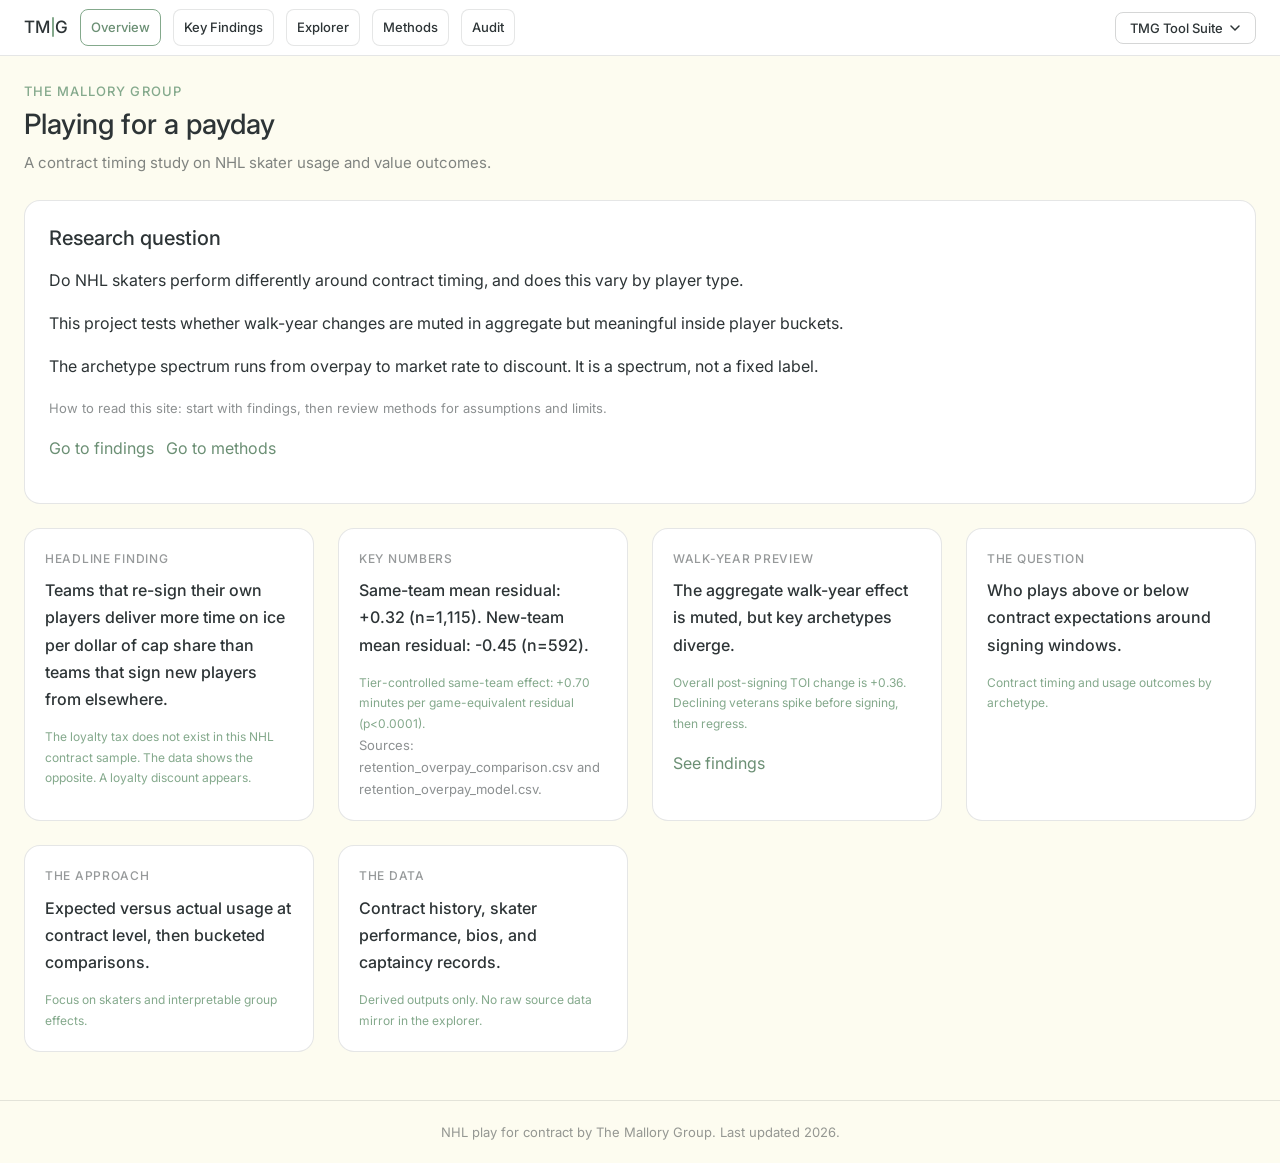
<file: dashboard/src/index.html>
<!doctype html>
<html lang="en">
<head>
  <meta charset="utf-8">
  <meta name="viewport" content="width=device-width, initial-scale=1">
  <title>NHL play for contract</title>
  <link rel="preconnect" href="https://fonts.googleapis.com">
  <link href="https://fonts.googleapis.com/css2?family=Inter:wght@400;500&display=swap" rel="stylesheet">
  <link rel="stylesheet" href="./tmg.css">
  <link rel="stylesheet" href="./site.css">
</head>
<body>
  <nav class="tmg-nav" role="banner" aria-label="The Mallory Group site navigation">
    <div class="tmg-logo" aria-label="The Mallory Group">
      <span>TM</span>
      <div class="tmg-logo-divider" aria-hidden="true"></div>
      <span>G</span>
    </div>
    <nav class="tmg-page-links" aria-label="Site pages">
      <a class="tmg-page-link" href="./index.html" aria-current="page">Overview</a>
      <a class="tmg-page-link" href="./findings.html">Key Findings</a>
      <a class="tmg-page-link" href="./explorer.html">Explorer</a>
      <a class="tmg-page-link" href="./methods.html">Methods</a>
      <a class="tmg-page-link" href="./audit.html">Audit</a>
    </nav>
    <div class="tmg-dropdown-wrap">
      <button class="tmg-dropdown-btn" id="tmgDdBtn" aria-haspopup="true" aria-expanded="false" aria-controls="tmgDdMenu">
        TMG Tool Suite
        <svg class="tmg-chevron" viewBox="0 0 12 12" fill="none" width="12" height="12" aria-hidden="true">
          <path d="M2 4l4 4 4-4" stroke="currentColor" stroke-width="1.5" stroke-linecap="round"></path>
        </svg>
      </button>
      <div class="tmg-dropdown-menu" id="tmgDdMenu" role="menu">
        <a href="https://rmallorybpc.github.io/pdf-multi-agent-analysis/" target="_blank" rel="noreferrer" role="menuitem">PDF Multi-Agent Analysis</a>
        <a href="https://rmallorybpc.github.io/housing-market-intel/" target="_blank" rel="noreferrer" role="menuitem">Housing Market Intel</a>
        <a href="https://rmallorybpc.github.io/real-estate-report/" target="_blank" rel="noreferrer" role="menuitem">Real Estate Report</a>
        <a href="https://rmallorybpc.github.io/nflanalysis/dashboard/src/" target="_blank" rel="noreferrer" role="menuitem">NFL Analysis</a>
        <a href="https://rmallorybpc.github.io/recipes/" target="_blank" rel="noreferrer" role="menuitem">Recipe Book</a>
        <a href="https://rmallorybpc.github.io/nhl-free-agency-research/" target="_blank" rel="noreferrer" role="menuitem">NHL Free Agency Research</a>
        <a href="https://rmallorybpc.github.io/nhl-play-for-contract/" target="_blank" rel="noreferrer" role="menuitem">NHL Play for Contract</a>
        <a href="https://content-integrity-audit.pages.dev/" target="_blank" rel="noreferrer" role="menuitem">Content Integrity</a>
        <a href="https://rmallorybpc.github.io/nba-research-project/" target="_blank" rel="noreferrer" role="menuitem">NBA Supermax Research</a>
      </div>
    </div>
  </nav>

  <main class="tmg-page" aria-label="NHL play for contract overview">
    <div class="tmg-container">
      <header class="tmg-page-header">
        <p class="tmg-eyebrow">The Mallory Group</p>
        <h1 class="tmg-page-title">Playing for a payday</h1>
        <p class="tmg-page-desc">A contract timing study on NHL skater usage and value outcomes.</p>
      </header>

      <section class="tmg-bento-grid" aria-label="Overview cards">
        <article class="tmg-card-wide">
          <h2 class="tmg-h2">Research question</h2>
          <p class="tmg-body">Do NHL skaters perform differently around contract timing, and does this vary by player type.</p>
          <p class="tmg-body">This project tests whether walk-year changes are muted in aggregate but meaningful inside player buckets.</p>
          <p class="tmg-body">The archetype spectrum runs from overpay to market rate to discount. It is a spectrum, not a fixed label.</p>
          <p class="tmg-note">How to read this site: start with findings, then review methods for assumptions and limits.</p>
          <p class="tmg-inline-links">
            <a href="./findings.html">Go to findings</a>
            <a href="./methods.html">Go to methods</a>
          </p>
        </article>

        <article class="tmg-card" role="group" aria-label="Headline finding loyalty discount">
          <p class="tmg-card-label">Headline finding</p>
          <p class="tmg-card-title">Teams that re-sign their own players deliver more time on ice per dollar of cap share than teams that sign new players from elsewhere.</p>
          <p class="tmg-card-sub">The loyalty tax does not exist in this NHL contract sample. The data shows the opposite. A loyalty discount appears.</p>
        </article>

        <article class="tmg-card" role="group" aria-label="Headline support numbers">
          <p class="tmg-card-label">Key numbers</p>
          <p class="tmg-card-title">Same-team mean residual: +0.32 (n=1,115). New-team mean residual: -0.45 (n=592).</p>
          <p class="tmg-card-sub">Tier-controlled same-team effect: +0.70 minutes per game-equivalent residual (p&lt;0.0001).</p>
          <p class="tmg-note">Sources: retention_overpay_comparison.csv and retention_overpay_model.csv.</p>
        </article>

        <article class="tmg-card" role="group" aria-label="Walk-year preview">
          <p class="tmg-card-label">Walk-year preview</p>
          <p class="tmg-card-title">The aggregate walk-year effect is muted, but key archetypes diverge.</p>
          <p class="tmg-card-sub">Overall post-signing TOI change is +0.36. Declining veterans spike before signing, then regress.</p>
          <p class="tmg-inline-links"><a href="./findings.html">See findings</a></p>
        </article>

        <article class="tmg-card" role="group" aria-label="Project framing">
          <p class="tmg-card-label">The question</p>
          <p class="tmg-card-title">Who plays above or below contract expectations around signing windows.</p>
          <p class="tmg-card-sub">Contract timing and usage outcomes by archetype.</p>
        </article>

        <article class="tmg-card" role="group" aria-label="Approach framing">
          <p class="tmg-card-label">The approach</p>
          <p class="tmg-card-title">Expected versus actual usage at contract level, then bucketed comparisons.</p>
          <p class="tmg-card-sub">Focus on skaters and interpretable group effects.</p>
        </article>

        <article class="tmg-card" role="group" aria-label="Data framing">
          <p class="tmg-card-label">The data</p>
          <p class="tmg-card-title">Contract history, skater performance, bios, and captaincy records.</p>
          <p class="tmg-card-sub">Derived outputs only. No raw source data mirror in the explorer.</p>
        </article>
      </section>
    </div>
  </main>

  <footer class="tmg-footer" role="contentinfo">
    NHL play for contract by The Mallory Group. Last updated <span class="js-year">2026</span>.
  </footer>

  <script src="./site.js" defer></script>
</body>
</html>
</file>
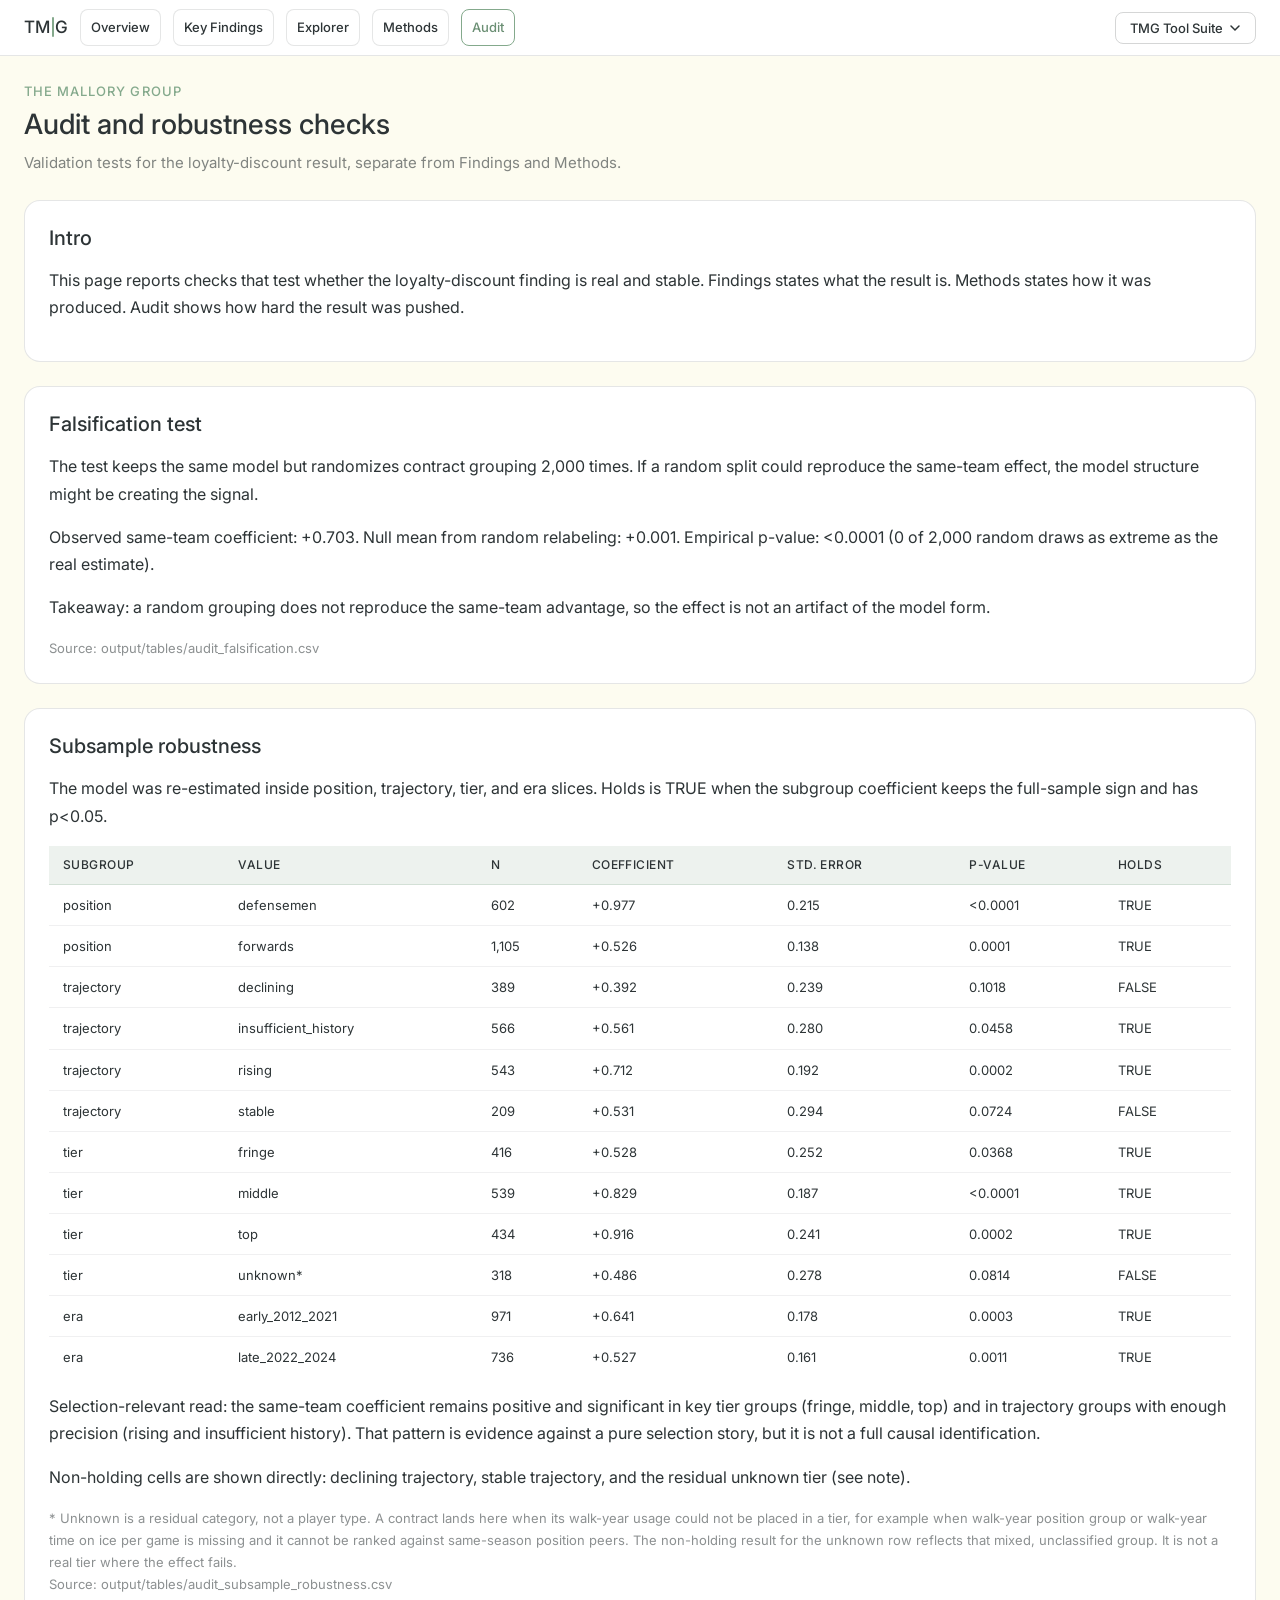
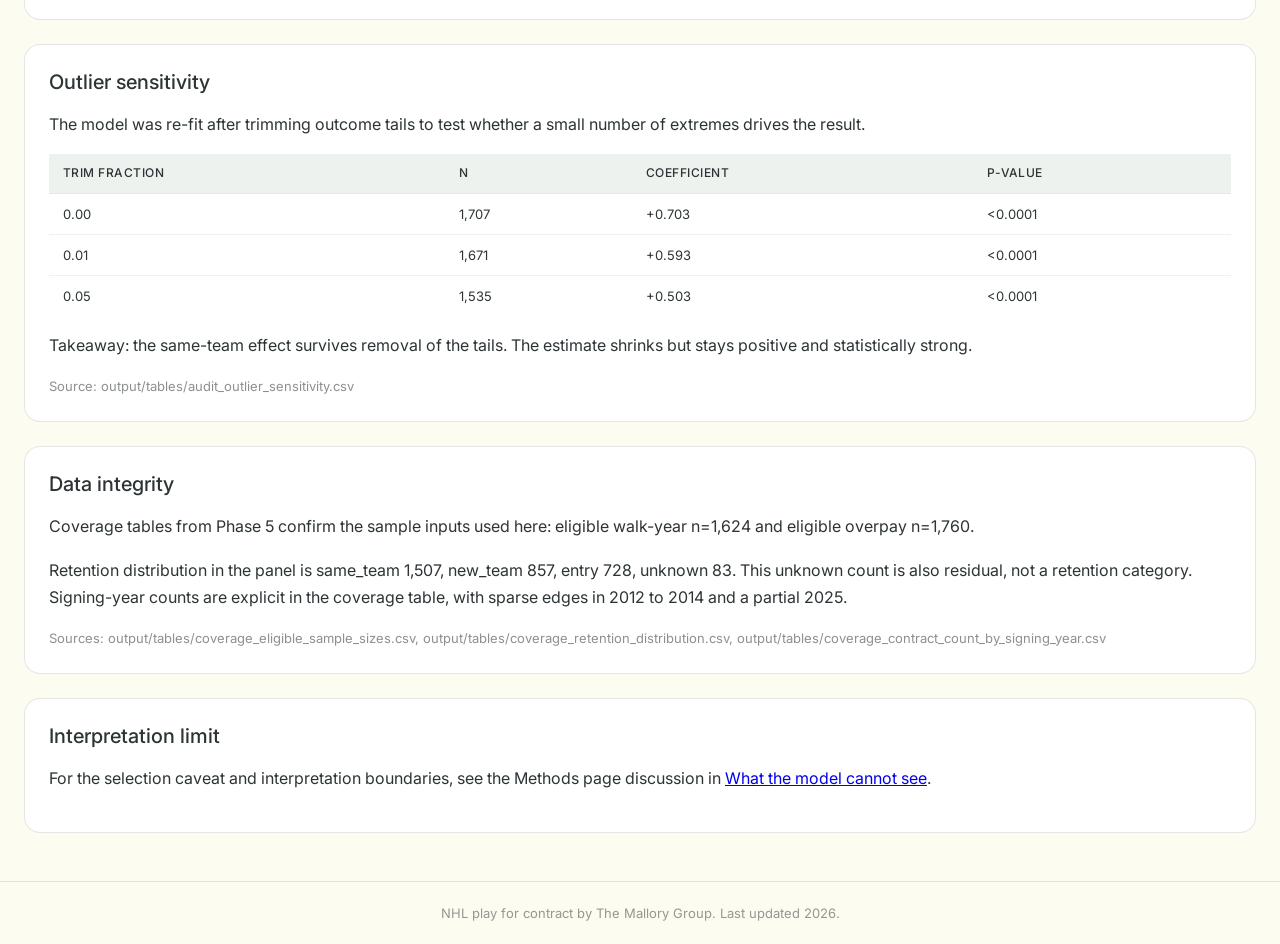
<file: dashboard/src/audit.html>
<!doctype html>
<html lang="en">
<head>
  <meta charset="utf-8">
  <meta name="viewport" content="width=device-width, initial-scale=1">
  <title>NHL play for contract audit</title>
  <link rel="preconnect" href="https://fonts.googleapis.com">
  <link href="https://fonts.googleapis.com/css2?family=Inter:wght@400;500&display=swap" rel="stylesheet">
  <link rel="stylesheet" href="./tmg.css">
  <link rel="stylesheet" href="./site.css">
</head>
<body>
  <nav class="tmg-nav" role="banner" aria-label="The Mallory Group site navigation">
    <div class="tmg-logo" aria-label="The Mallory Group">
      <span>TM</span>
      <div class="tmg-logo-divider" aria-hidden="true"></div>
      <span>G</span>
    </div>
    <nav class="tmg-page-links" aria-label="Site pages">
      <a class="tmg-page-link" href="./index.html">Overview</a>
      <a class="tmg-page-link" href="./findings.html">Key Findings</a>
      <a class="tmg-page-link" href="./explorer.html">Explorer</a>
      <a class="tmg-page-link" href="./methods.html">Methods</a>
      <a class="tmg-page-link" href="./audit.html" aria-current="page">Audit</a>
    </nav>
    <div class="tmg-dropdown-wrap">
      <button class="tmg-dropdown-btn" id="tmgDdBtn" aria-haspopup="true" aria-expanded="false" aria-controls="tmgDdMenu">
        TMG Tool Suite
        <svg class="tmg-chevron" viewBox="0 0 12 12" fill="none" width="12" height="12" aria-hidden="true">
          <path d="M2 4l4 4 4-4" stroke="currentColor" stroke-width="1.5" stroke-linecap="round"></path>
        </svg>
      </button>
      <div class="tmg-dropdown-menu" id="tmgDdMenu" role="menu">
        <a href="https://rmallorybpc.github.io/pdf-multi-agent-analysis/" target="_blank" rel="noreferrer" role="menuitem">PDF Multi-Agent Analysis</a>
        <a href="https://rmallorybpc.github.io/housing-market-intel/" target="_blank" rel="noreferrer" role="menuitem">Housing Market Intel</a>
        <a href="https://rmallorybpc.github.io/real-estate-report/" target="_blank" rel="noreferrer" role="menuitem">Real Estate Report</a>
        <a href="https://rmallorybpc.github.io/nflanalysis/dashboard/src/" target="_blank" rel="noreferrer" role="menuitem">NFL Analysis</a>
        <a href="https://rmallorybpc.github.io/recipes/" target="_blank" rel="noreferrer" role="menuitem">Recipe Book</a>
        <a href="https://rmallorybpc.github.io/nhl-free-agency-research/" target="_blank" rel="noreferrer" role="menuitem">NHL Free Agency Research</a>
        <a href="https://rmallorybpc.github.io/nhl-play-for-contract/" target="_blank" rel="noreferrer" role="menuitem">NHL Play for Contract</a>
        <a href="https://content-integrity-audit.pages.dev/" target="_blank" rel="noreferrer" role="menuitem">Content Integrity</a>
        <a href="https://rmallorybpc.github.io/nba-research-project/" target="_blank" rel="noreferrer" role="menuitem">NBA Supermax Research</a>
      </div>
    </div>
  </nav>

  <main class="tmg-page" aria-label="NHL play for contract audit page">
    <div class="tmg-container">
      <header class="tmg-page-header">
        <p class="tmg-eyebrow">The Mallory Group</p>
        <h1 class="tmg-page-title">Audit and robustness checks</h1>
        <p class="tmg-page-desc">Validation tests for the loyalty-discount result, separate from Findings and Methods.</p>
      </header>

      <section class="tmg-bento-grid" aria-label="Audit robustness sections">
        <article class="tmg-card-wide">
          <h2 class="tmg-h2">Intro</h2>
          <p class="tmg-body">This page reports checks that test whether the loyalty-discount finding is real and stable. Findings states what the result is. Methods states how it was produced. Audit shows how hard the result was pushed.</p>
        </article>

        <article class="tmg-card-wide">
          <h2 class="tmg-h2">Falsification test</h2>
          <p class="tmg-body">The test keeps the same model but randomizes contract grouping 2,000 times. If a random split could reproduce the same-team effect, the model structure might be creating the signal.</p>
          <p class="tmg-body">Observed same-team coefficient: +0.703. Null mean from random relabeling: +0.001. Empirical p-value: &lt;0.0001 (0 of 2,000 random draws as extreme as the real estimate).</p>
          <p class="tmg-body">Takeaway: a random grouping does not reproduce the same-team advantage, so the effect is not an artifact of the model form.</p>
          <p class="tmg-note">Source: output/tables/audit_falsification.csv</p>
        </article>

        <article class="tmg-card-wide">
          <h2 class="tmg-h2">Subsample robustness</h2>
          <p class="tmg-body">The model was re-estimated inside position, trajectory, tier, and era slices. Holds is TRUE when the subgroup coefficient keeps the full-sample sign and has p&lt;0.05.</p>
          <div class="tmg-stack-sm">
            <table class="tmg-table">
              <thead>
                <tr>
                  <th scope="col">Subgroup</th>
                  <th scope="col">Value</th>
                  <th scope="col">n</th>
                  <th scope="col">Coefficient</th>
                  <th scope="col">Std. error</th>
                  <th scope="col">p-value</th>
                  <th scope="col">Holds</th>
                </tr>
              </thead>
              <tbody>
                <tr><td>position</td><td>defensemen</td><td>602</td><td>+0.977</td><td>0.215</td><td>&lt;0.0001</td><td>TRUE</td></tr>
                <tr><td>position</td><td>forwards</td><td>1,105</td><td>+0.526</td><td>0.138</td><td>0.0001</td><td>TRUE</td></tr>
                <tr><td>trajectory</td><td>declining</td><td>389</td><td>+0.392</td><td>0.239</td><td>0.1018</td><td>FALSE</td></tr>
                <tr><td>trajectory</td><td>insufficient_history</td><td>566</td><td>+0.561</td><td>0.280</td><td>0.0458</td><td>TRUE</td></tr>
                <tr><td>trajectory</td><td>rising</td><td>543</td><td>+0.712</td><td>0.192</td><td>0.0002</td><td>TRUE</td></tr>
                <tr><td>trajectory</td><td>stable</td><td>209</td><td>+0.531</td><td>0.294</td><td>0.0724</td><td>FALSE</td></tr>
                <tr><td>tier</td><td>fringe</td><td>416</td><td>+0.528</td><td>0.252</td><td>0.0368</td><td>TRUE</td></tr>
                <tr><td>tier</td><td>middle</td><td>539</td><td>+0.829</td><td>0.187</td><td>&lt;0.0001</td><td>TRUE</td></tr>
                <tr><td>tier</td><td>top</td><td>434</td><td>+0.916</td><td>0.241</td><td>0.0002</td><td>TRUE</td></tr>
                <tr><td>tier</td><td>unknown*</td><td>318</td><td>+0.486</td><td>0.278</td><td>0.0814</td><td>FALSE</td></tr>
                <tr><td>era</td><td>early_2012_2021</td><td>971</td><td>+0.641</td><td>0.178</td><td>0.0003</td><td>TRUE</td></tr>
                <tr><td>era</td><td>late_2022_2024</td><td>736</td><td>+0.527</td><td>0.161</td><td>0.0011</td><td>TRUE</td></tr>
              </tbody>
            </table>
          </div>
          <p class="tmg-body">Selection-relevant read: the same-team coefficient remains positive and significant in key tier groups (fringe, middle, top) and in trajectory groups with enough precision (rising and insufficient history). That pattern is evidence against a pure selection story, but it is not a full causal identification.</p>
          <p class="tmg-body">Non-holding cells are shown directly: declining trajectory, stable trajectory, and the residual unknown tier (see note).</p>
          <p class="tmg-note">* Unknown is a residual category, not a player type. A contract lands here when its walk-year usage could not be placed in a tier, for example when walk-year position group or walk-year time on ice per game is missing and it cannot be ranked against same-season position peers. The non-holding result for the unknown row reflects that mixed, unclassified group. It is not a real tier where the effect fails.</p>
          <p class="tmg-note">Source: output/tables/audit_subsample_robustness.csv</p>
        </article>

        <article class="tmg-card-wide">
          <h2 class="tmg-h2">Outlier sensitivity</h2>
          <p class="tmg-body">The model was re-fit after trimming outcome tails to test whether a small number of extremes drives the result.</p>
          <div class="tmg-stack-sm">
            <table class="tmg-table">
              <thead>
                <tr>
                  <th scope="col">Trim fraction</th>
                  <th scope="col">n</th>
                  <th scope="col">Coefficient</th>
                  <th scope="col">p-value</th>
                </tr>
              </thead>
              <tbody>
                <tr><td>0.00</td><td>1,707</td><td>+0.703</td><td>&lt;0.0001</td></tr>
                <tr><td>0.01</td><td>1,671</td><td>+0.593</td><td>&lt;0.0001</td></tr>
                <tr><td>0.05</td><td>1,535</td><td>+0.503</td><td>&lt;0.0001</td></tr>
              </tbody>
            </table>
          </div>
          <p class="tmg-body">Takeaway: the same-team effect survives removal of the tails. The estimate shrinks but stays positive and statistically strong.</p>
          <p class="tmg-note">Source: output/tables/audit_outlier_sensitivity.csv</p>
        </article>

        <article class="tmg-card-wide">
          <h2 class="tmg-h2">Data integrity</h2>
          <p class="tmg-body">Coverage tables from Phase 5 confirm the sample inputs used here: eligible walk-year n=1,624 and eligible overpay n=1,760.</p>
          <p class="tmg-body">Retention distribution in the panel is same_team 1,507, new_team 857, entry 728, unknown 83. This unknown count is also residual, not a retention category. Signing-year counts are explicit in the coverage table, with sparse edges in 2012 to 2014 and a partial 2025.</p>
          <p class="tmg-note">Sources: output/tables/coverage_eligible_sample_sizes.csv, output/tables/coverage_retention_distribution.csv, output/tables/coverage_contract_count_by_signing_year.csv</p>
        </article>

        <article class="tmg-card-wide">
          <h2 class="tmg-h2">Interpretation limit</h2>
          <p class="tmg-body">For the selection caveat and interpretation boundaries, see the Methods page discussion in <a href="./methods.html">What the model cannot see</a>.</p>
        </article>
      </section>
    </div>
  </main>

  <footer class="tmg-footer" role="contentinfo">
    NHL play for contract by The Mallory Group. Last updated <span class="js-year">2026</span>.
  </footer>

  <script src="./site.js" defer></script>
</body>
</html>
</file>
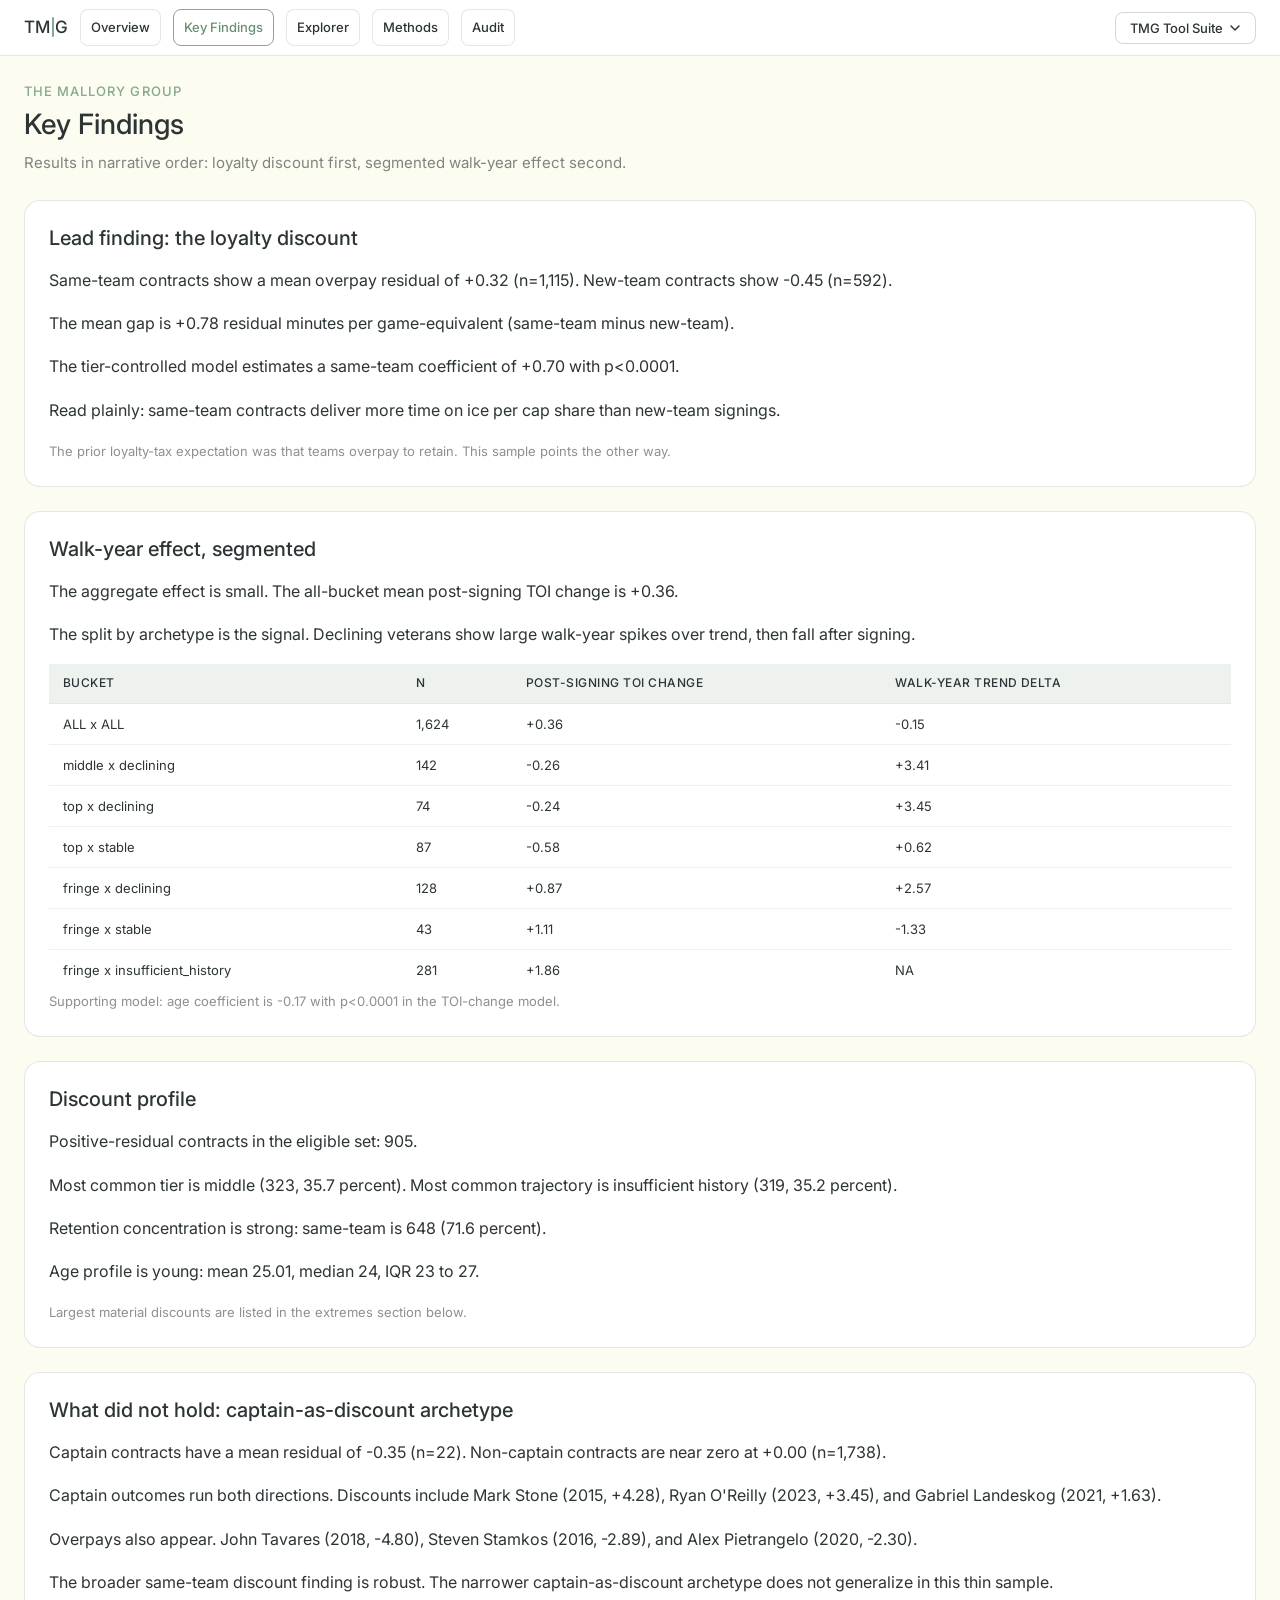
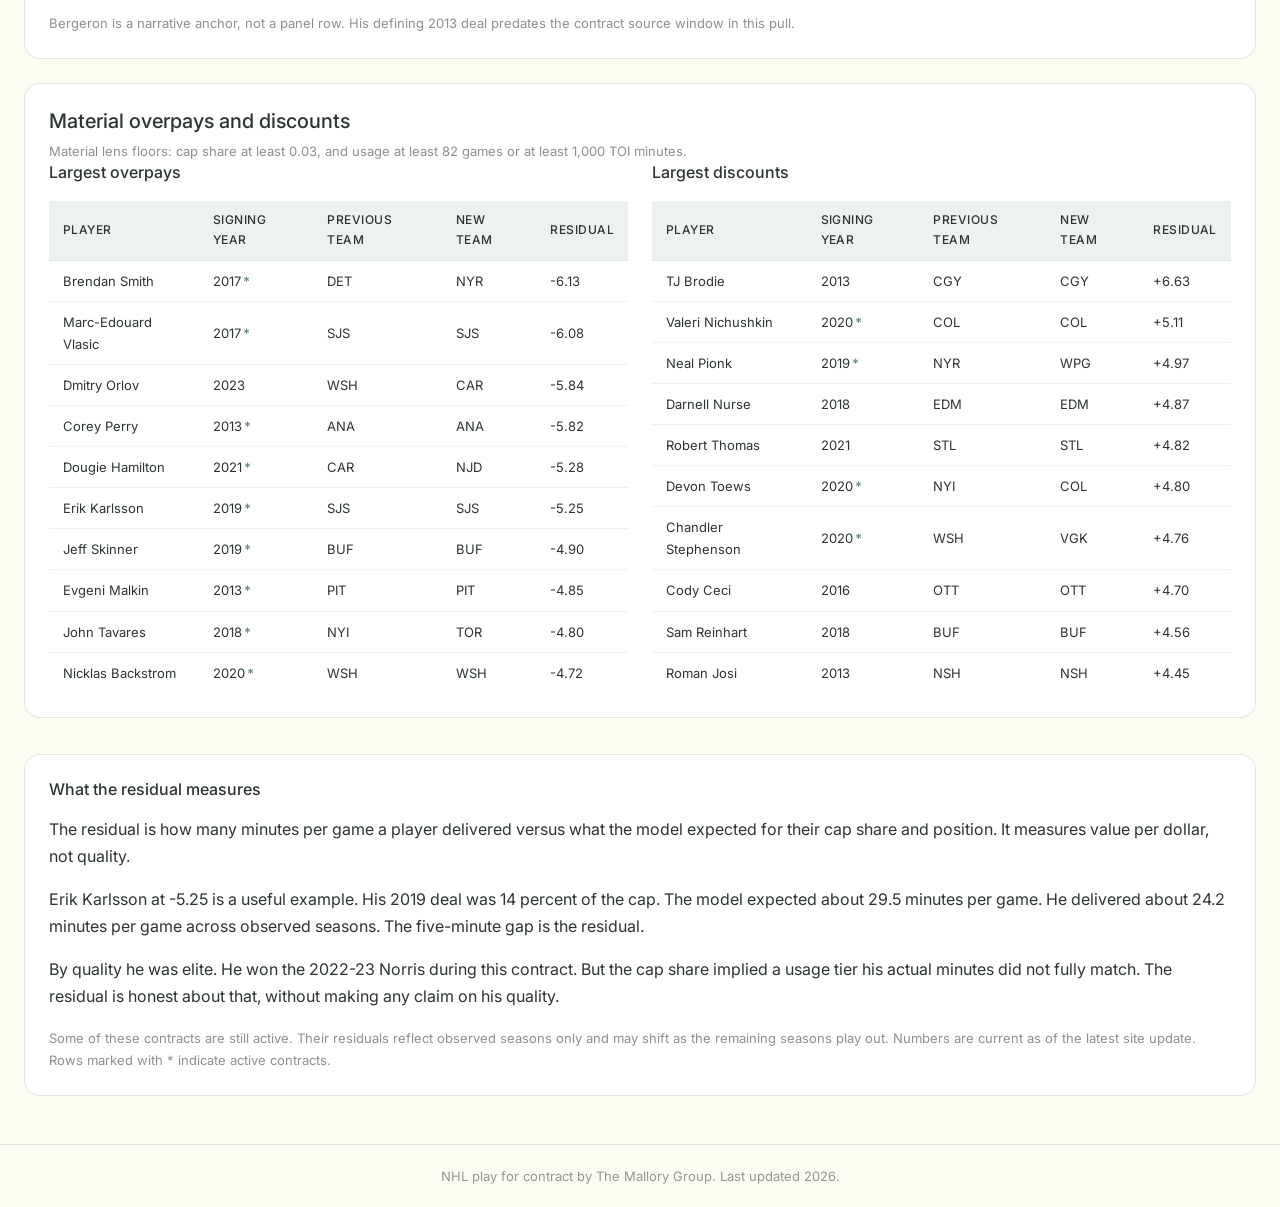
<file: dashboard/src/findings.html>
<!doctype html>
<html lang="en">
<head>
  <meta charset="utf-8">
  <meta name="viewport" content="width=device-width, initial-scale=1">
  <title>NHL play for contract findings</title>
  <link rel="preconnect" href="https://fonts.googleapis.com">
  <link href="https://fonts.googleapis.com/css2?family=Inter:wght@400;500&display=swap" rel="stylesheet">
  <link rel="stylesheet" href="./tmg.css">
  <link rel="stylesheet" href="./site.css">
</head>
<body>
  <nav class="tmg-nav" role="banner" aria-label="The Mallory Group site navigation">
    <div class="tmg-logo" aria-label="The Mallory Group">
      <span>TM</span>
      <div class="tmg-logo-divider" aria-hidden="true"></div>
      <span>G</span>
    </div>
    <nav class="tmg-page-links" aria-label="Site pages">
      <a class="tmg-page-link" href="./index.html">Overview</a>
      <a class="tmg-page-link" href="./findings.html" aria-current="page">Key Findings</a>
      <a class="tmg-page-link" href="./explorer.html">Explorer</a>
      <a class="tmg-page-link" href="./methods.html">Methods</a>
      <a class="tmg-page-link" href="./audit.html">Audit</a>
    </nav>
    <div class="tmg-dropdown-wrap">
      <button class="tmg-dropdown-btn" id="tmgDdBtn" aria-haspopup="true" aria-expanded="false" aria-controls="tmgDdMenu">
        TMG Tool Suite
        <svg class="tmg-chevron" viewBox="0 0 12 12" fill="none" width="12" height="12" aria-hidden="true">
          <path d="M2 4l4 4 4-4" stroke="currentColor" stroke-width="1.5" stroke-linecap="round"></path>
        </svg>
      </button>
      <div class="tmg-dropdown-menu" id="tmgDdMenu" role="menu">
        <a href="https://rmallorybpc.github.io/pdf-multi-agent-analysis/" target="_blank" rel="noreferrer" role="menuitem">PDF Multi-Agent Analysis</a>
        <a href="https://rmallorybpc.github.io/housing-market-intel/" target="_blank" rel="noreferrer" role="menuitem">Housing Market Intel</a>
        <a href="https://rmallorybpc.github.io/real-estate-report/" target="_blank" rel="noreferrer" role="menuitem">Real Estate Report</a>
        <a href="https://rmallorybpc.github.io/nflanalysis/dashboard/src/" target="_blank" rel="noreferrer" role="menuitem">NFL Analysis</a>
        <a href="https://rmallorybpc.github.io/recipes/" target="_blank" rel="noreferrer" role="menuitem">Recipe Book</a>
        <a href="https://rmallorybpc.github.io/nhl-free-agency-research/" target="_blank" rel="noreferrer" role="menuitem">NHL Free Agency Research</a>
        <a href="https://rmallorybpc.github.io/nhl-play-for-contract/" target="_blank" rel="noreferrer" role="menuitem">NHL Play for Contract</a>
        <a href="https://content-integrity-audit.pages.dev/" target="_blank" rel="noreferrer" role="menuitem">Content Integrity</a>
        <a href="https://rmallorybpc.github.io/nba-research-project/" target="_blank" rel="noreferrer" role="menuitem">NBA Supermax Research</a>
      </div>
    </div>
  </nav>

  <main class="tmg-page" aria-label="NHL play for contract findings page">
    <div class="tmg-container">
      <header class="tmg-page-header">
        <p class="tmg-eyebrow">The Mallory Group</p>
        <h1 class="tmg-page-title">Key Findings</h1>
        <p class="tmg-page-desc">Results in narrative order: loyalty discount first, segmented walk-year effect second.</p>
      </header>

      <section class="tmg-bento-grid" aria-label="Findings sections">
        <article class="tmg-card-wide">
          <h2 class="tmg-h2">Lead finding: the loyalty discount</h2>
          <p class="tmg-body">Same-team contracts show a mean overpay residual of +0.32 (n=1,115). New-team contracts show -0.45 (n=592).</p>
          <p class="tmg-body">The mean gap is +0.78 residual minutes per game-equivalent (same-team minus new-team).</p>
          <p class="tmg-body">The tier-controlled model estimates a same-team coefficient of +0.70 with p&lt;0.0001.</p>
          <p class="tmg-body">Read plainly: same-team contracts deliver more time on ice per cap share than new-team signings.</p>
          <p class="tmg-note">The prior loyalty-tax expectation was that teams overpay to retain. This sample points the other way.</p>
        </article>

        <article class="tmg-card-wide">
          <h2 class="tmg-h2">Walk-year effect, segmented</h2>
          <p class="tmg-body">The aggregate effect is small. The all-bucket mean post-signing TOI change is +0.36.</p>
          <p class="tmg-body">The split by archetype is the signal. Declining veterans show large walk-year spikes over trend, then fall after signing.</p>
          <div class="tmg-stack-sm">
            <table class="tmg-table">
              <thead>
                <tr>
                  <th scope="col">Bucket</th>
                  <th scope="col">n</th>
                  <th scope="col">Post-signing TOI change</th>
                  <th scope="col">Walk-year trend delta</th>
                </tr>
              </thead>
              <tbody>
                <tr>
                  <td>ALL x ALL</td>
                  <td>1,624</td>
                  <td>+0.36</td>
                  <td>-0.15</td>
                </tr>
                <tr>
                  <td>middle x declining</td>
                  <td>142</td>
                  <td>-0.26</td>
                  <td>+3.41</td>
                </tr>
                <tr>
                  <td>top x declining</td>
                  <td>74</td>
                  <td>-0.24</td>
                  <td>+3.45</td>
                </tr>
                <tr>
                  <td>top x stable</td>
                  <td>87</td>
                  <td>-0.58</td>
                  <td>+0.62</td>
                </tr>
                <tr>
                  <td>fringe x declining</td>
                  <td>128</td>
                  <td>+0.87</td>
                  <td>+2.57</td>
                </tr>
                <tr>
                  <td>fringe x stable</td>
                  <td>43</td>
                  <td>+1.11</td>
                  <td>-1.33</td>
                </tr>
                <tr>
                  <td>fringe x insufficient_history</td>
                  <td>281</td>
                  <td>+1.86</td>
                  <td>NA</td>
                </tr>
              </tbody>
            </table>
          </div>
          <p class="tmg-note">Supporting model: age coefficient is -0.17 with p&lt;0.0001 in the TOI-change model.</p>
        </article>

        <article class="tmg-card-wide">
          <h2 class="tmg-h2">Discount profile</h2>
          <p class="tmg-body">Positive-residual contracts in the eligible set: 905.</p>
          <p class="tmg-body">Most common tier is middle (323, 35.7 percent). Most common trajectory is insufficient history (319, 35.2 percent).</p>
          <p class="tmg-body">Retention concentration is strong: same-team is 648 (71.6 percent).</p>
          <p class="tmg-body">Age profile is young: mean 25.01, median 24, IQR 23 to 27.</p>
          <p class="tmg-note">Largest material discounts are listed in the extremes section below.</p>
        </article>

        <article class="tmg-card-wide">
          <h2 class="tmg-h2">What did not hold: captain-as-discount archetype</h2>
          <p class="tmg-body">Captain contracts have a mean residual of -0.35 (n=22). Non-captain contracts are near zero at +0.00 (n=1,738).</p>
          <p class="tmg-body">Captain outcomes run both directions. Discounts include Mark Stone (2015, +4.28), Ryan O'Reilly (2023, +3.45), and Gabriel Landeskog (2021, +1.63).</p>
          <p class="tmg-body">Overpays also appear. John Tavares (2018, -4.80), Steven Stamkos (2016, -2.89), and Alex Pietrangelo (2020, -2.30).</p>
          <p class="tmg-body">The broader same-team discount finding is robust. The narrower captain-as-discount archetype does not generalize in this thin sample.</p>
          <p class="tmg-note">Bergeron is a narrative anchor, not a panel row. His defining 2013 deal predates the contract source window in this pull.</p>
        </article>

        <article class="tmg-card-wide">
          <h2 class="tmg-h2">Material overpays and discounts</h2>
          <p class="tmg-note">Material lens floors: cap share at least 0.03, and usage at least 82 games or at least 1,000 TOI minutes.</p>
          <div class="tmg-two-col">
            <div class="tmg-stack-sm">
              <h3 class="tmg-h3">Largest overpays</h3>
              <table class="tmg-table">
                <thead>
                  <tr>
                    <th scope="col">Player</th>
                    <th scope="col">Signing year</th>
                    <th scope="col">Previous team</th>
                    <th scope="col">New team</th>
                    <th scope="col">Residual</th>
                  </tr>
                </thead>
                <tbody>
                  <tr><td>Brendan Smith</td><td>2017<span class="tmg-active-indicator" aria-label="Active contract" title="Active contract">*</span></td><td>DET</td><td>NYR</td><td>-6.13</td></tr>
                  <tr><td>Marc-Edouard Vlasic</td><td>2017<span class="tmg-active-indicator" aria-label="Active contract" title="Active contract">*</span></td><td>SJS</td><td>SJS</td><td>-6.08</td></tr>
                  <tr><td>Dmitry Orlov</td><td>2023</td><td>WSH</td><td>CAR</td><td>-5.84</td></tr>
                  <tr><td>Corey Perry</td><td>2013<span class="tmg-active-indicator" aria-label="Active contract" title="Active contract">*</span></td><td>ANA</td><td>ANA</td><td>-5.82</td></tr>
                  <tr><td>Dougie Hamilton</td><td>2021<span class="tmg-active-indicator" aria-label="Active contract" title="Active contract">*</span></td><td>CAR</td><td>NJD</td><td>-5.28</td></tr>
                  <tr><td>Erik Karlsson</td><td>2019<span class="tmg-active-indicator" aria-label="Active contract" title="Active contract">*</span></td><td>SJS</td><td>SJS</td><td>-5.25</td></tr>
                  <tr><td>Jeff Skinner</td><td>2019<span class="tmg-active-indicator" aria-label="Active contract" title="Active contract">*</span></td><td>BUF</td><td>BUF</td><td>-4.90</td></tr>
                  <tr><td>Evgeni Malkin</td><td>2013<span class="tmg-active-indicator" aria-label="Active contract" title="Active contract">*</span></td><td>PIT</td><td>PIT</td><td>-4.85</td></tr>
                  <tr><td>John Tavares</td><td>2018<span class="tmg-active-indicator" aria-label="Active contract" title="Active contract">*</span></td><td>NYI</td><td>TOR</td><td>-4.80</td></tr>
                  <tr><td>Nicklas Backstrom</td><td>2020<span class="tmg-active-indicator" aria-label="Active contract" title="Active contract">*</span></td><td>WSH</td><td>WSH</td><td>-4.72</td></tr>
                </tbody>
              </table>
            </div>
            <div class="tmg-stack-sm">
              <h3 class="tmg-h3">Largest discounts</h3>
              <table class="tmg-table">
                <thead>
                  <tr>
                    <th scope="col">Player</th>
                    <th scope="col">Signing year</th>
                    <th scope="col">Previous team</th>
                    <th scope="col">New team</th>
                    <th scope="col">Residual</th>
                  </tr>
                </thead>
                <tbody>
                  <tr><td>TJ Brodie</td><td>2013</td><td>CGY</td><td>CGY</td><td>+6.63</td></tr>
                  <tr><td>Valeri Nichushkin</td><td>2020<span class="tmg-active-indicator" aria-label="Active contract" title="Active contract">*</span></td><td>COL</td><td>COL</td><td>+5.11</td></tr>
                  <tr><td>Neal Pionk</td><td>2019<span class="tmg-active-indicator" aria-label="Active contract" title="Active contract">*</span></td><td>NYR</td><td>WPG</td><td>+4.97</td></tr>
                  <tr><td>Darnell Nurse</td><td>2018</td><td>EDM</td><td>EDM</td><td>+4.87</td></tr>
                  <tr><td>Robert Thomas</td><td>2021</td><td>STL</td><td>STL</td><td>+4.82</td></tr>
                  <tr><td>Devon Toews</td><td>2020<span class="tmg-active-indicator" aria-label="Active contract" title="Active contract">*</span></td><td>NYI</td><td>COL</td><td>+4.80</td></tr>
                  <tr><td>Chandler Stephenson</td><td>2020<span class="tmg-active-indicator" aria-label="Active contract" title="Active contract">*</span></td><td>WSH</td><td>VGK</td><td>+4.76</td></tr>
                  <tr><td>Cody Ceci</td><td>2016</td><td>OTT</td><td>OTT</td><td>+4.70</td></tr>
                  <tr><td>Sam Reinhart</td><td>2018</td><td>BUF</td><td>BUF</td><td>+4.56</td></tr>
                  <tr><td>Roman Josi</td><td>2013</td><td>NSH</td><td>NSH</td><td>+4.45</td></tr>
                </tbody>
              </table>
            </div>
          </div>
        </article>

        <article class="tmg-card-wide tmg-extremes-callout">
            <h3 class="tmg-h3">What the residual measures</h3>
            <p class="tmg-body">The residual is how many minutes per game a player delivered versus what the model expected for their cap share and position. It measures value per dollar, not quality.</p>
            <p class="tmg-body">Erik Karlsson at -5.25 is a useful example. His 2019 deal was 14 percent of the cap. The model expected about 29.5 minutes per game. He delivered about 24.2 minutes per game across observed seasons. The five-minute gap is the residual.</p>
            <p class="tmg-body">By quality he was elite. He won the 2022-23 Norris during this contract. But the cap share implied a usage tier his actual minutes did not fully match. The residual is honest about that, without making any claim on his quality.</p>
            <p class="tmg-note">Some of these contracts are still active. Their residuals reflect observed seasons only and may shift as the remaining seasons play out. Numbers are current as of the latest site update. Rows marked with * indicate active contracts.</p>
        </article>
      </section>
    </div>
  </main>

  <footer class="tmg-footer" role="contentinfo">
    NHL play for contract by The Mallory Group. Last updated <span class="js-year">2026</span>.
  </footer>

  <script src="./site.js" defer></script>
</body>
</html>
</file>
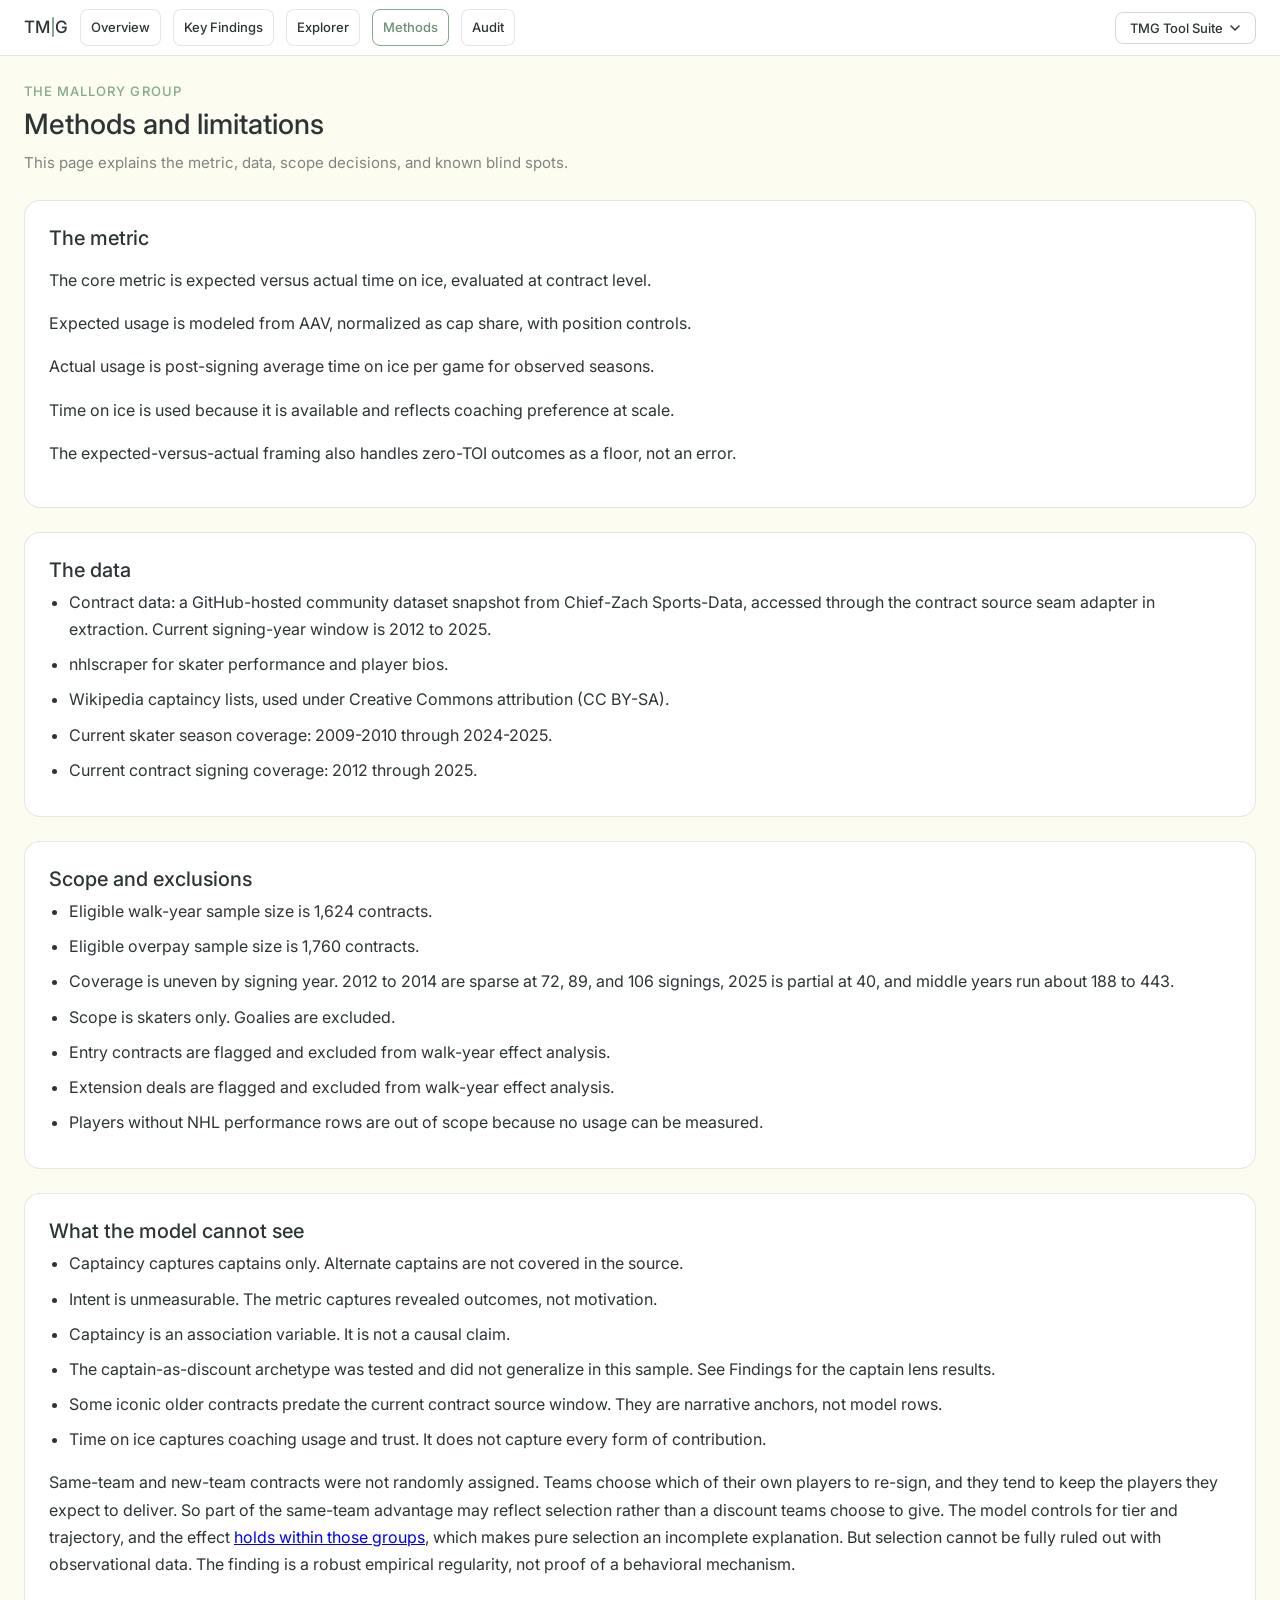
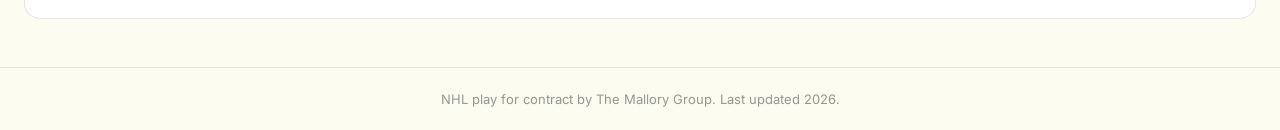
<file: dashboard/src/methods.html>
<!doctype html>
<html lang="en">
<head>
  <meta charset="utf-8">
  <meta name="viewport" content="width=device-width, initial-scale=1">
  <title>NHL play for contract methods</title>
  <link rel="preconnect" href="https://fonts.googleapis.com">
  <link href="https://fonts.googleapis.com/css2?family=Inter:wght@400;500&display=swap" rel="stylesheet">
  <link rel="stylesheet" href="./tmg.css">
  <link rel="stylesheet" href="./site.css">
</head>
<body>
  <nav class="tmg-nav" role="banner" aria-label="The Mallory Group site navigation">
    <div class="tmg-logo" aria-label="The Mallory Group">
      <span>TM</span>
      <div class="tmg-logo-divider" aria-hidden="true"></div>
      <span>G</span>
    </div>
    <nav class="tmg-page-links" aria-label="Site pages">
      <a class="tmg-page-link" href="./index.html">Overview</a>
      <a class="tmg-page-link" href="./findings.html">Key Findings</a>
      <a class="tmg-page-link" href="./explorer.html">Explorer</a>
      <a class="tmg-page-link" href="./methods.html" aria-current="page">Methods</a>
      <a class="tmg-page-link" href="./audit.html">Audit</a>
    </nav>
    <div class="tmg-dropdown-wrap">
      <button class="tmg-dropdown-btn" id="tmgDdBtn" aria-haspopup="true" aria-expanded="false" aria-controls="tmgDdMenu">
        TMG Tool Suite
        <svg class="tmg-chevron" viewBox="0 0 12 12" fill="none" width="12" height="12" aria-hidden="true">
          <path d="M2 4l4 4 4-4" stroke="currentColor" stroke-width="1.5" stroke-linecap="round"></path>
        </svg>
      </button>
      <div class="tmg-dropdown-menu" id="tmgDdMenu" role="menu">
        <a href="https://rmallorybpc.github.io/pdf-multi-agent-analysis/" target="_blank" rel="noreferrer" role="menuitem">PDF Multi-Agent Analysis</a>
        <a href="https://rmallorybpc.github.io/housing-market-intel/" target="_blank" rel="noreferrer" role="menuitem">Housing Market Intel</a>
        <a href="https://rmallorybpc.github.io/real-estate-report/" target="_blank" rel="noreferrer" role="menuitem">Real Estate Report</a>
        <a href="https://rmallorybpc.github.io/nflanalysis/dashboard/src/" target="_blank" rel="noreferrer" role="menuitem">NFL Analysis</a>
        <a href="https://rmallorybpc.github.io/recipes/" target="_blank" rel="noreferrer" role="menuitem">Recipe Book</a>
        <a href="https://rmallorybpc.github.io/nhl-free-agency-research/" target="_blank" rel="noreferrer" role="menuitem">NHL Free Agency Research</a>
        <a href="https://rmallorybpc.github.io/nhl-play-for-contract/" target="_blank" rel="noreferrer" role="menuitem">NHL Play for Contract</a>
        <a href="https://content-integrity-audit.pages.dev/" target="_blank" rel="noreferrer" role="menuitem">Content Integrity</a>
        <a href="https://rmallorybpc.github.io/nba-research-project/" target="_blank" rel="noreferrer" role="menuitem">NBA Supermax Research</a>
      </div>
    </div>
  </nav>

  <main class="tmg-page" aria-label="NHL play for contract methods page">
    <div class="tmg-container">
      <header class="tmg-page-header">
        <p class="tmg-eyebrow">The Mallory Group</p>
        <h1 class="tmg-page-title">Methods and limitations</h1>
        <p class="tmg-page-desc">This page explains the metric, data, scope decisions, and known blind spots.</p>
      </header>

      <section class="tmg-bento-grid" aria-label="Methodology details">
        <article class="tmg-card-wide">
          <h2 class="tmg-h2">The metric</h2>
          <p class="tmg-body">The core metric is expected versus actual time on ice, evaluated at contract level.</p>
          <p class="tmg-body">Expected usage is modeled from AAV, normalized as cap share, with position controls.</p>
          <p class="tmg-body">Actual usage is post-signing average time on ice per game for observed seasons.</p>
          <p class="tmg-body">Time on ice is used because it is available and reflects coaching preference at scale.</p>
          <p class="tmg-body">The expected-versus-actual framing also handles zero-TOI outcomes as a floor, not an error.</p>
        </article>

        <article class="tmg-card-wide">
          <h2 class="tmg-h2">The data</h2>
          <ul class="tmg-body tmg-list">
            <li>Contract data: a GitHub-hosted community dataset snapshot from Chief-Zach Sports-Data, accessed through the contract source seam adapter in extraction. Current signing-year window is 2012 to 2025.</li>
            <li>nhlscraper for skater performance and player bios.</li>
            <li>Wikipedia captaincy lists, used under Creative Commons attribution (CC BY-SA).</li>
            <li>Current skater season coverage: 2009-2010 through 2024-2025.</li>
            <li>Current contract signing coverage: 2012 through 2025.</li>
          </ul>
        </article>

        <article class="tmg-card-wide">
          <h2 class="tmg-h2">Scope and exclusions</h2>
          <ul class="tmg-body tmg-list">
            <li>Eligible walk-year sample size is 1,624 contracts.</li>
            <li>Eligible overpay sample size is 1,760 contracts.</li>
            <li>Coverage is uneven by signing year. 2012 to 2014 are sparse at 72, 89, and 106 signings, 2025 is partial at 40, and middle years run about 188 to 443.</li>
            <li>Scope is skaters only. Goalies are excluded.</li>
            <li>Entry contracts are flagged and excluded from walk-year effect analysis.</li>
            <li>Extension deals are flagged and excluded from walk-year effect analysis.</li>
            <li>Players without NHL performance rows are out of scope because no usage can be measured.</li>
          </ul>
        </article>

        <article class="tmg-card-wide">
          <h2 class="tmg-h2">What the model cannot see</h2>
          <ul class="tmg-body tmg-list">
            <li>Captaincy captures captains only. Alternate captains are not covered in the source.</li>
            <li>Intent is unmeasurable. The metric captures revealed outcomes, not motivation.</li>
            <li>Captaincy is an association variable. It is not a causal claim.</li>
            <li>The captain-as-discount archetype was tested and did not generalize in this sample. See Findings for the captain lens results.</li>
            <li>Some iconic older contracts predate the current contract source window. They are narrative anchors, not model rows.</li>
            <li>Time on ice captures coaching usage and trust. It does not capture every form of contribution.</li>
          </ul>
          <p class="tmg-body">Same-team and new-team contracts were not randomly assigned. Teams choose which of their own players to re-sign, and they tend to keep the players they expect to deliver. So part of the same-team advantage may reflect selection rather than a discount teams choose to give. The model controls for tier and trajectory, and the effect <a href="./audit.html">holds within those groups</a>, which makes pure selection an incomplete explanation. But selection cannot be fully ruled out with observational data. The finding is a robust empirical regularity, not proof of a behavioral mechanism.</p>
        </article>
      </section>
    </div>
  </main>

  <footer class="tmg-footer" role="contentinfo">
    NHL play for contract by The Mallory Group. Last updated <span class="js-year">2026</span>.
  </footer>

  <script src="./site.js" defer></script>
</body>
</html>
</file>
<file: dashboard/src/tmg.css>
/* ============================================================
   TMG Design System — The Mallory Group
   dist/tmg.css — v2.0

   CDN usage (add to every repo <head>):
   <link rel="stylesheet" href="https://rmallorybpc.github.io/tmg-brand-guide/dist/tmg.css">

   Google Font (add above the CSS link):
   <link rel="preconnect" href="https://fonts.googleapis.com">
   <link href="https://fonts.googleapis.com/css2?family=Inter:wght@400;500&display=swap" rel="stylesheet">
   ============================================================ */


/* ── 1. Tokens ─────────────────────────────────────────────── */
:root {
  /* Palette */
  --tmg-cream:        #FDFCF0;
  --tmg-charcoal:     #2D3436;
  --tmg-sage:         #84A98C;
  --tmg-sage-hover:   #6B8F74;
  --tmg-white:        #FFFFFF;

  /* Semantic */
  --tmg-bg:           var(--tmg-cream);
  --tmg-text:         var(--tmg-charcoal);
  --tmg-accent:       var(--tmg-sage);
  --tmg-surface:      var(--tmg-white);

  /* Status */
  --tmg-success:      #2E8540;
  --tmg-warning:      #C47F00;
  --tmg-error:        #B00020;

  /* Borders */
  --tmg-border:       1px solid rgba(45, 52, 54, 0.12);
  --tmg-border-hover: 1px solid rgba(132, 169, 140, 0.50);

  /* Radii */
  --tmg-bento-radius: 16px;
  --tmg-nav-radius:   8px;
  --tmg-btn-radius:   8px;

  /* Spacing */
  --tmg-gap:          24px;
  --tmg-gap-sm:       12px;

  /* Elevation */
  --tmg-shadow-sm:    0 1px 3px rgba(45, 52, 54, 0.08);
  --tmg-shadow-md:    0 2px 8px rgba(45, 52, 54, 0.10);
}


/* ── 2. Reset & base ───────────────────────────────────────── */
*, *::before, *::after { box-sizing: border-box; }

body {
  background: var(--tmg-bg);
  color: var(--tmg-text);
  font-family: Inter, -apple-system, BlinkMacSystemFont, "Segoe UI", Roboto, "Helvetica Neue", Arial, sans-serif;
  font-size: 16px;
  line-height: 1.7;
  margin: 0;
}

:focus-visible {
  outline: 3px solid rgba(132, 169, 140, 0.40);
  outline-offset: 2px;
}

.sr-only {
  position: absolute; width: 1px; height: 1px; padding: 0;
  margin: -1px; overflow: hidden; clip: rect(0,0,0,0);
  white-space: nowrap; border: 0;
}


/* ── 3. Typography ─────────────────────────────────────────── */
.tmg-eyebrow    { font-size: 13px;  font-weight: 500; letter-spacing: 0.08em; text-transform: uppercase; color: var(--tmg-sage); margin: 0 0 4px; }
.tmg-h1         { font-size: 28px;  font-weight: 500; line-height: 1.3; color: var(--tmg-charcoal); margin: 0 0 8px; }
.tmg-h2         { font-size: 20px;  font-weight: 500; line-height: 1.3; color: var(--tmg-charcoal); margin: 0 0 6px; }
.tmg-h3         { font-size: 16px;  font-weight: 500; line-height: 1.3; color: var(--tmg-charcoal); margin: 0 0 6px; }
.tmg-body       { font-size: 16px;  font-weight: 400; line-height: 1.7; color: var(--tmg-charcoal); }
.tmg-body-sm    { font-size: 13px;  font-weight: 400; color: var(--tmg-charcoal); }
.tmg-label      { font-size: 13px;  font-weight: 500; color: var(--tmg-charcoal); }
.tmg-label-caps { font-size: 12px;  font-weight: 500; letter-spacing: 0.06em; text-transform: uppercase; color: rgba(45,52,54,0.50); }
.tmg-metric     { font-size: 28px;  font-weight: 500; color: var(--tmg-charcoal); }
.tmg-text-muted { color: rgba(45, 52, 54, 0.55); }
.tmg-text-accent{ color: var(--tmg-sage); }


/* ── 4. Navigation ─────────────────────────────────────────── */
.tmg-nav {
  position: sticky; top: 0; z-index: 100;
  background: var(--tmg-white); border-bottom: var(--tmg-border);
  padding: 0 24px; height: 56px;
  display: flex; align-items: center; justify-content: space-between;
}

.tmg-logo {
  display: flex; align-items: center;
  font-size: 17px; font-weight: 500; letter-spacing: 0.02em;
  color: var(--tmg-charcoal); text-decoration: none;
}

.tmg-logo-divider {
  width: 2px; height: 20px;
  background: var(--tmg-sage); border-radius: 2px; margin: 0 1px;
}

.tmg-dropdown-wrap { position: relative; }

.tmg-dropdown-btn {
  background: transparent; border: 1px solid rgba(45,52,54,0.20);
  border-radius: var(--tmg-btn-radius); padding: 7px 14px;
  font-size: 13px; font-weight: 500; color: var(--tmg-charcoal);
  cursor: pointer; display: inline-flex; align-items: center; gap: 6px;
  font-family: inherit; transition: background 0.15s;
}
.tmg-dropdown-btn:hover,
.tmg-dropdown-btn.open          { background: rgba(132,169,140,0.10); }
.tmg-dropdown-btn:focus-visible { outline: 3px solid rgba(132,169,140,0.35); outline-offset: 2px; }

.tmg-chevron { transition: transform 0.2s; flex-shrink: 0; }
.tmg-dropdown-btn.open .tmg-chevron { transform: rotate(180deg); }

.tmg-dropdown-menu {
  display: none; position: absolute; right: 0; top: calc(100% + 6px);
  background: var(--tmg-white); border: var(--tmg-border);
  border-radius: 10px; padding: 6px; min-width: 220px;
  z-index: 200; box-shadow: var(--tmg-shadow-md);
}
.tmg-dropdown-menu.open { display: block; }

.tmg-dropdown-menu a {
  display: block; padding: 8px 12px; border-radius: 6px;
  font-size: 13px; color: var(--tmg-charcoal); text-decoration: none;
  transition: background 0.12s, color 0.12s;
}
.tmg-dropdown-menu a:hover          { background: rgba(132,169,140,0.12); color: var(--tmg-sage-hover); }
.tmg-dropdown-menu a:focus-visible  { outline: 2px solid var(--tmg-sage); outline-offset: -2px; border-radius: 6px; }


/* ── 5. Layout ─────────────────────────────────────────────── */
.tmg-page {
  background: var(--tmg-bg);
  min-height: 100vh;
  padding: var(--tmg-gap);
}

.tmg-container {
  max-width: 1280px;
  margin: 0 auto;
}

.tmg-bento-grid {
  display: grid;
  grid-template-columns: repeat(auto-fit, minmax(280px, 1fr));
  gap: var(--tmg-gap);
}

.tmg-page-header { margin-bottom: var(--tmg-gap); }
.tmg-page-title  { font-size: 28px; font-weight: 500; color: var(--tmg-charcoal); margin: 0 0 8px; line-height: 1.3; }
.tmg-page-desc   { font-size: 15px; color: rgba(45,52,54,0.60); margin: 0; }

.tmg-footer {
  padding: 20px 24px; text-align: center;
  font-size: 13px; color: rgba(45,52,54,0.50);
  border-top: var(--tmg-border); margin-top: var(--tmg-gap);
}


/* ── 6. Cards ──────────────────────────────────────────────── */
.tmg-card {
  background: var(--tmg-white);
  border: var(--tmg-border);
  border-radius: var(--tmg-bento-radius);
  padding: 20px;
}

.tmg-card-wide {
  background: var(--tmg-white);
  border: var(--tmg-border);
  border-radius: var(--tmg-bento-radius);
  padding: 24px;
  grid-column: 1 / -1;
}

.tmg-card-label { font-size: 12px; font-weight: 500; text-transform: uppercase; letter-spacing: 0.06em; color: rgba(45,52,54,0.50); margin: 0 0 8px; }
.tmg-card-title { font-size: 16px; font-weight: 500; color: var(--tmg-charcoal); margin: 0 0 14px; }
.tmg-card-value { font-size: 28px; font-weight: 500; color: var(--tmg-charcoal); margin: 0 0 4px; }
.tmg-card-sub   { font-size: 12px; color: var(--tmg-sage); margin: 0; }
.tmg-trend-up   { color: var(--tmg-success); font-size: 13px; font-weight: 500; }
.tmg-trend-down { color: var(--tmg-error);   font-size: 13px; font-weight: 500; }


/* ── 7. Buttons ────────────────────────────────────────────── */
.tmg-btn {
  background: var(--tmg-charcoal); color: var(--tmg-white);
  border: none; border-radius: var(--tmg-btn-radius);
  padding: 10px 16px; font-size: 13px; font-weight: 500;
  cursor: pointer; display: inline-flex; align-items: center; gap: 6px;
  font-family: inherit; transition: background 0.15s;
}
.tmg-btn:hover          { background: #3D4446; }
.tmg-btn:active         { transform: scale(0.98); }
.tmg-btn:focus-visible  { outline: 3px solid rgba(45,52,54,0.20); outline-offset: 2px; }

.tmg-btn-ghost {
  background: transparent; color: var(--tmg-charcoal);
  border: 1px solid rgba(45,52,54,0.20); border-radius: var(--tmg-btn-radius);
  padding: 10px 16px; font-size: 13px; font-weight: 500;
  cursor: pointer; display: inline-flex; align-items: center; gap: 6px;
  font-family: inherit; transition: border-color 0.15s, color 0.15s;
}
.tmg-btn-ghost:hover         { border-color: var(--tmg-sage); color: var(--tmg-sage-hover); }
.tmg-btn-ghost:active        { transform: scale(0.98); }
.tmg-btn-ghost:focus-visible { outline: 3px solid rgba(132,169,140,0.35); outline-offset: 2px; }


/* ── 8. Tables ─────────────────────────────────────────────── */
.tmg-table { width: 100%; border-collapse: collapse; font-size: 13px; }

.tmg-table th {
  background: rgba(132,169,140,0.15); color: var(--tmg-charcoal);
  font-weight: 500; font-size: 12px; text-transform: uppercase;
  letter-spacing: 0.04em; padding: 9px 14px; text-align: left;
  border-bottom: 1px solid rgba(132,169,140,0.25);
}

.tmg-table td {
  padding: 9px 14px;
  border-bottom: 1px solid rgba(45,52,54,0.07);
  color: var(--tmg-charcoal);
}

.tmg-table tr:last-child td { border-bottom: none; }
.tmg-table tr:hover td      { background: rgba(132,169,140,0.04); }


/* ── 9. Form inputs ────────────────────────────────────────── */
.tmg-input,
.tmg-select,
.tmg-textarea {
  width: 100%; background: var(--tmg-white); color: var(--tmg-charcoal);
  border: var(--tmg-border); border-radius: var(--tmg-btn-radius);
  padding: 9px 12px; font-size: 14px; font-family: inherit;
  transition: border-color 0.15s, box-shadow 0.15s; box-sizing: border-box;
}
.tmg-input:focus,
.tmg-select:focus,
.tmg-textarea:focus {
  outline: none; border-color: var(--tmg-sage);
  box-shadow: 0 0 0 3px rgba(132,169,140,0.15);
}
.tmg-input::placeholder { color: rgba(45,52,54,0.35); }

.tmg-field-label {
  display: block; font-size: 13px; font-weight: 500;
  color: var(--tmg-charcoal); margin-bottom: 6px;
}
</file>
<file: dashboard/src/site.css>
.tmg-page-links {
  display: flex;
  flex-wrap: wrap;
  gap: var(--tmg-gap-sm);
  margin-bottom: var(--tmg-gap);
}

.tmg-nav {
  gap: var(--tmg-gap-sm);
}

.tmg-nav .tmg-page-links {
  flex: 1;
  margin-bottom: 0;
  flex-wrap: nowrap;
  overflow-x: auto;
  white-space: nowrap;
  scrollbar-width: thin;
}

.tmg-page-link {
  display: inline-flex;
  align-items: center;
  text-decoration: none;
  border: var(--tmg-border);
  color: var(--tmg-text);
  background: var(--tmg-surface);
  border-radius: var(--tmg-btn-radius);
  padding: 8px 12px;
  font-size: 13px;
  font-weight: 500;
}

.tmg-nav .tmg-page-link {
  flex: 0 0 auto;
  padding: 6px 10px;
}

.tmg-page-link[aria-current="page"] {
  border-color: var(--tmg-accent);
  color: var(--tmg-sage-hover);
}

.tmg-page-link:hover {
  border-color: var(--tmg-accent);
  color: var(--tmg-sage-hover);
}

.tmg-stack-sm {
  display: grid;
  gap: var(--tmg-gap-sm);
}

.tmg-two-col {
  display: grid;
  grid-template-columns: repeat(auto-fit, minmax(280px, 1fr));
  gap: var(--tmg-gap);
}

.tmg-row-between {
  display: flex;
  align-items: center;
  justify-content: space-between;
  gap: var(--tmg-gap-sm);
  flex-wrap: wrap;
}

.tmg-filter-grid {
  display: grid;
  grid-template-columns: repeat(auto-fit, minmax(220px, 1fr));
  gap: var(--tmg-gap-sm);
}

.tmg-inline-links {
  display: inline-flex;
  gap: var(--tmg-gap-sm);
  flex-wrap: wrap;
}

.tmg-inline-links a {
  color: var(--tmg-sage-hover);
  text-decoration: none;
  border-bottom: 1px solid transparent;
}

.tmg-inline-links a:hover {
  border-bottom-color: var(--tmg-sage);
}

.tmg-note {
  margin: 0;
  font-size: 13px;
  color: rgba(45, 52, 54, 0.55);
}

.tmg-list {
  margin: 0;
  padding-left: 20px;
}

.tmg-list li {
  margin-bottom: 8px;
}

.tmg-active-indicator {
  margin-left: 2px;
  color: var(--tmg-sage-hover);
  font-weight: 600;
}

.tmg-extremes-callout {
  margin-top: var(--tmg-gap-sm);
}
</file>
